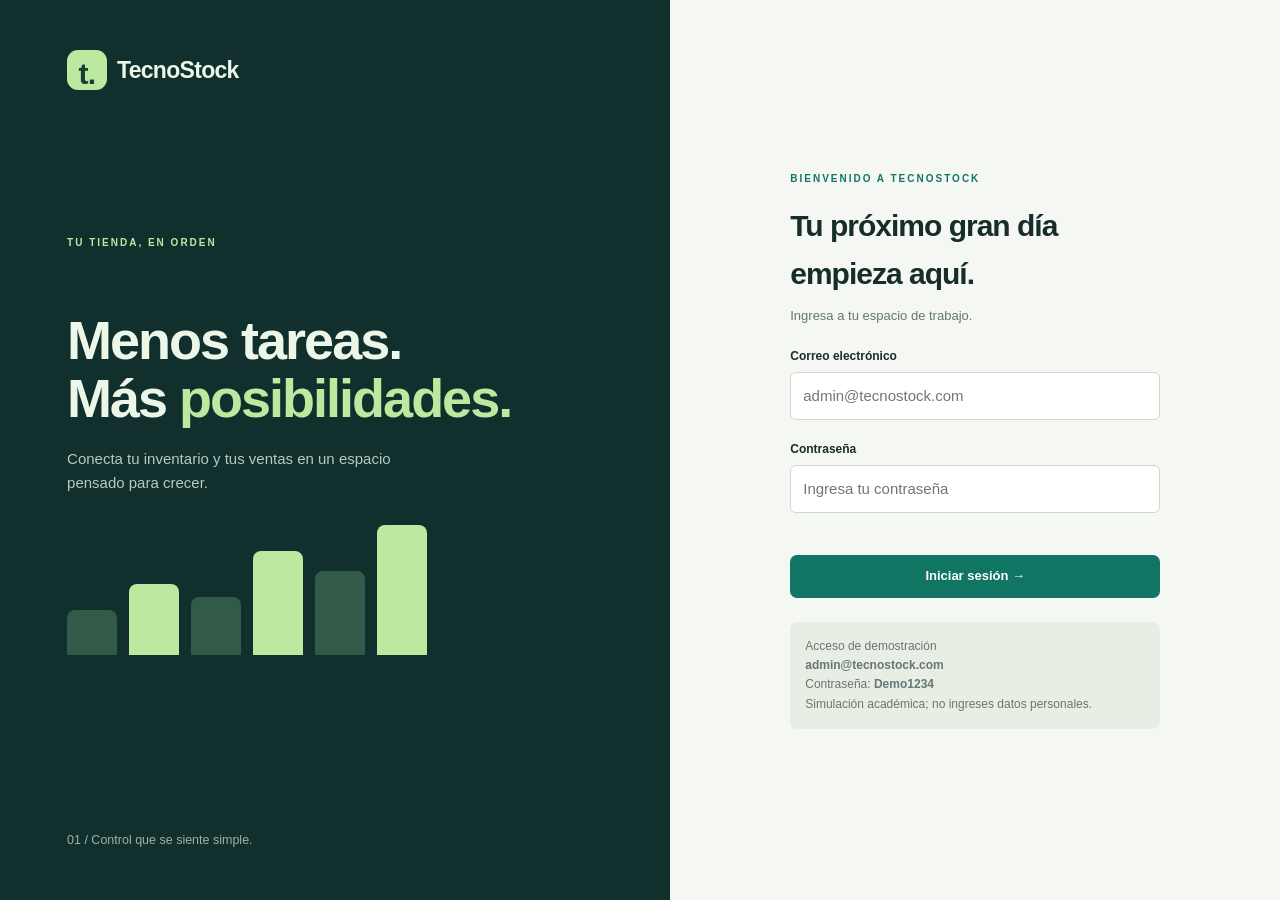
<file: index.html>
<!doctype html><html lang="es"><head><meta charset="UTF-8"><meta name="viewport" content="width=device-width, initial-scale=1"><title>Iniciar sesión · TecnoStock</title><link rel="stylesheet" href="styles.css"><script src="app.js" defer></script></head><body class="login"><section class="login-story"><a class="brand" href="index.html"><span class="logo">t.</span>TecnoStock</a><div><p class="eyebrow" style="color:#bde8a0">TU TIENDA, EN ORDEN</p><h1>Menos tareas.<br>Más <em>posibilidades.</em></h1><p>Conecta tu inventario y tus ventas en un espacio pensado para crecer.</p><div class="visual" aria-hidden="true"><i style="height:35%"></i><i style="height:55%"></i><i style="height:45%"></i><i style="height:80%"></i><i style="height:65%"></i><i style="height:100%"></i></div></div><small>01 / Control que se siente simple.</small></section><section class="login-form"><div class="login-card"><p class="eyebrow">BIENVENIDO A TECNOSTOCK</p><h2>Tu próximo gran día<br>empieza aquí.</h2><p class="muted">Ingresa a tu espacio de trabajo.</p><form id="login-form"><label for="email">Correo electrónico</label><input id="email" type="email" autocomplete="username" placeholder="admin@tecnostock.com" required><label for="password">Contraseña</label><input id="password" type="password" autocomplete="current-password" placeholder="Ingresa tu contraseña" required><p id="message" class="error" role="alert"></p><button class="primary" type="submit">Iniciar sesión →</button></form><div class="credentials">Acceso de demostración<br><strong>admin@tecnostock.com</strong><br>Contraseña: <strong>Demo1234</strong><br>Simulación académica; no ingreses datos personales.</div></div></section></body></html>
</file>
<file: styles.css>
:root{--ink:#162d2c;--muted:#657774;--green:#117564;--line:#dce5df;--paper:#f5f7f3}*{box-sizing:border-box}body{margin:0;background:var(--paper);color:var(--ink);font:15px/1.6 'Segoe UI',Arial,sans-serif}a{color:inherit;text-decoration:none}button,input,select{font:inherit}button,a,input,select{outline-offset:4px}button,.btn{cursor:pointer}aside{position:fixed;width:236px;inset:0 auto 0 0;background:#102f2d;color:#e4efea;padding:30px 24px;display:flex;flex-direction:column}.brand{font-size:23px;font-weight:700;display:flex;align-items:center;gap:10px;letter-spacing:-.7px}.logo{display:grid;place-items:center;background:#bde8a0;color:#163e33;border-radius:11px;width:40px;height:40px;font-size:30px}aside small{font-size:10px;letter-spacing:2px;color:#91aaa2;margin:48px 10px 16px}nav{display:grid;gap:7px}nav a{padding:12px 14px;border-radius:8px;color:#bed0c9;display:flex;gap:14px}nav a:hover,nav a[aria-current]{background:#244c42;color:#d9f8c9}nav span{font-size:20px}.aside-bottom{margin-top:auto}.demo{border:1px solid #416057;padding:15px;border-radius:9px;font-size:12px}.demo span{color:#9ab6ab}.logout{background:none;border:0;color:#c7d7cf;padding:20px 0}.workspace{margin-left:236px}header{height:82px;border-bottom:1px solid var(--line);padding:0 40px;display:flex;align-items:center;justify-content:space-between;background:#fff;font-size:13px;color:var(--muted)}header b{margin:0 14px;color:#acb7af}.profile{display:flex;align-items:center;gap:10px}.profile i{font-style:normal;background:#e6efdf;border-radius:50%;padding:8px;font-size:11px;font-weight:700}main{max-width:1400px;margin:auto;padding:38px 40px 50px}.page-heading{display:flex;align-items:center;justify-content:space-between;margin-bottom:26px;gap:16px}.eyebrow{letter-spacing:2px;font-size:10px;font-weight:700;color:var(--green);margin:0 0 8px}h1{font-size:32px;letter-spacing:-1px;line-height:1.2;margin:0}h2{font-size:18px;margin:0 0 8px}p{margin:0 0 16px}.muted{color:var(--muted);font-size:13px}.btn,button.primary{display:inline-block;border:0;background:var(--green);color:#fff;padding:11px 19px;border-radius:7px;font-weight:600;font-size:13px}.btn:hover,button.primary:hover{background:#0b594c}.secondary{background:#fff;border:1px solid var(--line);border-radius:7px;padding:10px 19px;font-size:13px}.hero{background:#dfead9;border-radius:13px;padding:30px;display:flex;align-items:center;justify-content:space-between;margin-bottom:24px;position:relative;overflow:hidden}.hero h2{font-size:26px;letter-spacing:-.6px}.hero p{color:#526b58;margin:7px 0 0}.hero-art{font-size:64px;border:1px solid #b1c6a5;border-radius:25px;padding:0 26px;color:#4e774f;transform:rotate(-9deg)}.stats{display:grid;grid-template-columns:repeat(4,1fr);gap:16px;margin-bottom:26px}.stat,.panel{background:#fff;border:1px solid var(--line);border-radius:11px;padding:23px}.stat span{display:block;color:var(--muted);font-size:12px}.stat strong{display:block;font-size:28px;letter-spacing:-1px;margin:9px 0}.stat small{color:var(--green);font-size:11px}.grid{display:grid;grid-template-columns:2fr 1fr;gap:22px}.panel-head{display:flex;align-items:center;justify-content:space-between;gap:16px;margin-bottom:18px}.text-link{color:var(--green);font-size:12px;font-weight:600}.table-wrap{overflow:auto}table{width:100%;border-collapse:collapse;text-align:left;white-space:nowrap;font-size:13px}th{font-size:10px;color:var(--muted);letter-spacing:1px;background:#f5f7f3;text-transform:uppercase}th,td{padding:15px 12px;border-bottom:1px solid #edf0eb}td strong{font-weight:600}td small{display:block;color:var(--muted)}.badge{border-radius:20px;background:#e7f2e2;color:#426b31;padding:4px 10px;font-size:11px}.badge.low{background:#fff0cf;color:#8b671d}.toolbar{display:flex;gap:12px;align-items:center;margin:0 0 20px}.toolbar input{max-width:380px}.form-layout{display:grid;grid-template-columns:minmax(0,2fr) minmax(230px,1fr);gap:24px}.form-grid{display:grid;grid-template-columns:1fr 1fr;gap:20px}.full{grid-column:1/-1}label{display:block;font-size:12px;font-weight:600;margin-bottom:6px}input,select{width:100%;padding:11px 12px;border:1px solid #cdd9d0;border-radius:6px;background:white;color:var(--ink)}input:focus,select:focus{border-color:var(--green)}.form-actions{display:flex;gap:12px;margin-top:28px;padding-top:22px;border-top:1px solid var(--line)}.note{background:#eaf0e4;padding:24px;border-radius:10px;height:fit-content}.note p,.note li{font-size:13px;color:#526b58}.note ul{padding-left:20px}.total{font-size:30px;font-weight:700;margin:18px 0}.error{color:#ad332b;font-size:13px;margin-top:14px}.success{background:#e4f1de;padding:12px;border-radius:6px;margin-bottom:18px}.empty{text-align:center;color:var(--muted)}.activity{padding:15px 0;border-bottom:1px solid var(--line)}.activity strong{display:block;font-size:13px}.activity span{font-size:12px;color:var(--muted)}footer{padding:20px 40px;color:var(--muted);font-size:11px;display:flex;justify-content:space-between}.skip{position:absolute;left:-10000px}.skip:focus{left:250px;top:8px;background:white;padding:10px;z-index:5}.login{min-height:100vh;display:grid;grid-template-columns:1.1fr 1fr}.login-story{background:#102f2d;color:#edf7e7;padding:50px 10%;display:flex;flex-direction:column;justify-content:space-between}.login-story h1{font-size:54px;max-width:480px;line-height:1.08;letter-spacing:-2px;margin:60px 0 20px}.login-story h1 em{font-style:normal;color:#bde8a0}.login-story p{color:#b4ccc0;max-width:360px}.visual{display:flex;gap:12px;align-items:end;height:130px;margin:30px 0}.visual i{display:block;width:50px;background:#315b48;border-radius:8px 8px 0 0}.visual i:nth-child(2n){background:#bde8a0}.login-form{display:grid;place-items:center;padding:45px}.login-card{width:100%;max-width:370px}.login-card h2{font-size:30px;letter-spacing:-1px}.login-card label{margin-top:20px}.login-card button{width:100%;margin-top:26px}.credentials{font-size:12px;color:var(--muted);background:#e9eee4;padding:15px;margin-top:24px;border-radius:7px}.login-story small{color:#9bb3a5}.login-card .eyebrow{margin-bottom:15px}@media(max-width:1100px){.stats{grid-template-columns:1fr 1fr}.grid,.form-layout{grid-template-columns:1fr}aside{width:200px;padding:25px 16px}.workspace{margin-left:200px}main{padding:28px 24px}.hero-art{display:none}}@media(max-width:700px){aside{position:static;width:100%;padding:16px}.brand{font-size:20px}aside small,.demo{display:none}nav{display:flex;margin-top:14px;gap:4px}nav a{padding:8px;font-size:12px;gap:7px}.aside-bottom{position:absolute;right:14px;top:14px}.logout{font-size:11px;padding:8px}.workspace{margin:0}header{height:58px;padding:0 20px}.profile{font-size:0}.profile i{font-size:11px}main{padding:25px 16px}h1{font-size:26px}.page-heading{align-items:flex-start}.stats{gap:10px}.stat{padding:16px}.stat strong{font-size:23px}.panel{padding:16px}.form-grid{grid-template-columns:1fr}.hero{padding:22px}.hero h2{font-size:22px}footer{padding:18px;gap:20px}.login{grid-template-columns:1fr}.login-story{padding:28px}.login-story h1{font-size:34px;margin:28px 0 14px}.visual,.login-story small{display:none}.login-form{padding:32px 24px}}
</file>
